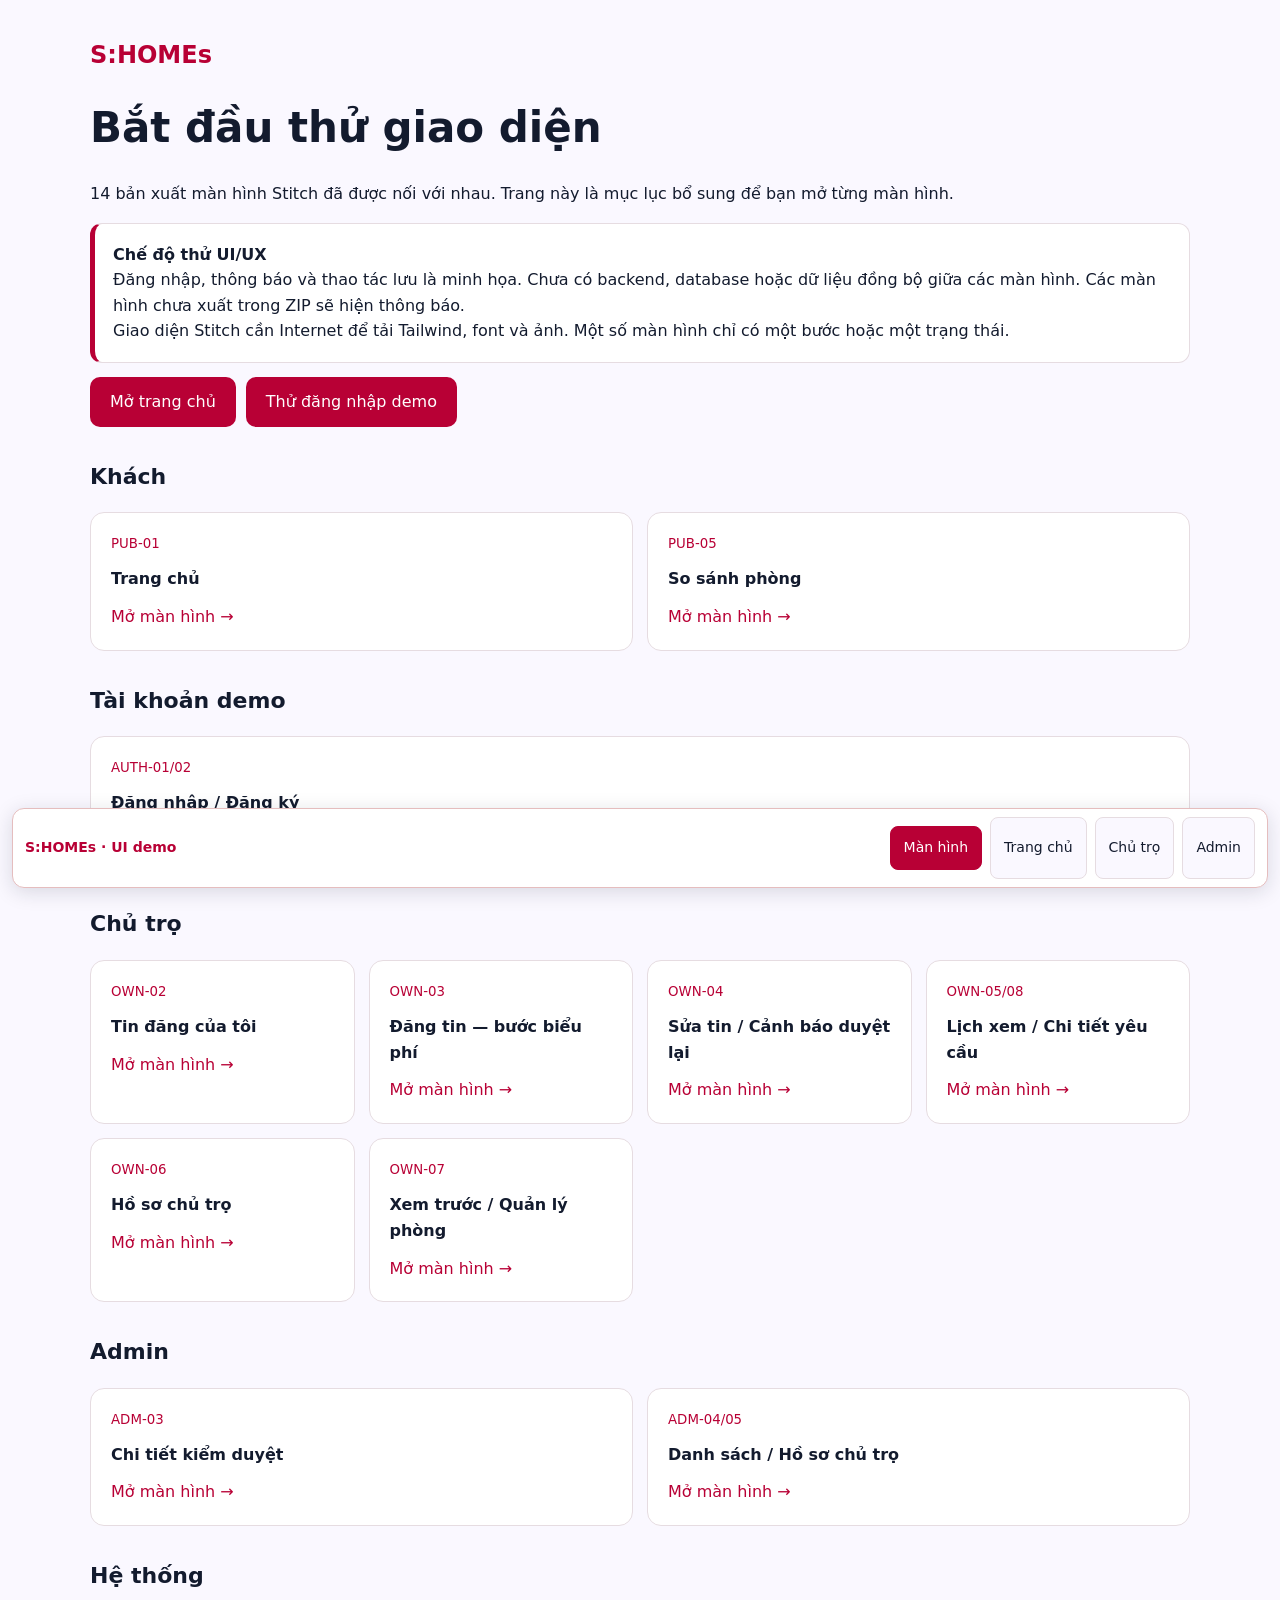
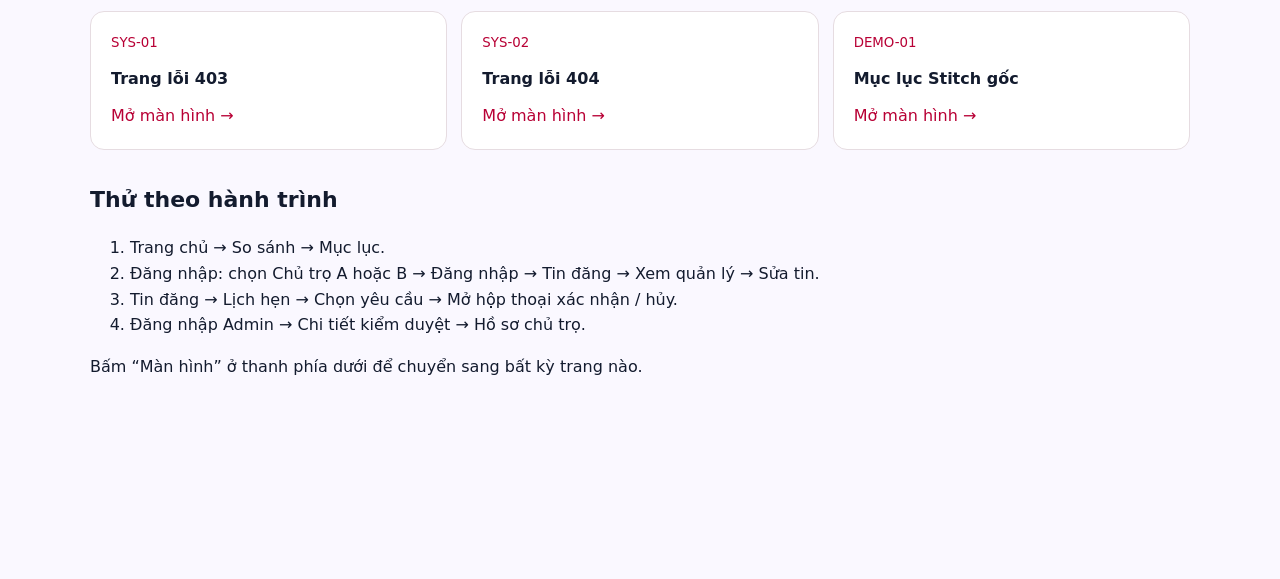
<file: SHOMEs_UI_Local/start.html>
<!doctype html><html lang="vi"><head><meta charset="utf-8"><meta name="viewport" content="width=device-width,initial-scale=1"><title>S:HOMEs — Bắt đầu thử UI</title><link rel="stylesheet" href="assets/navigation.css"><style>
body{margin:0;background:#faf8ff;color:#131b2e;font:16px/1.6 system-ui,sans-serif}main{max-width:1100px;margin:auto;padding:36px 22px 100px}h1{font-size:clamp(28px,5vw,42px);line-height:1.2}h2{font-size:22px;margin-top:32px}.brand{color:#b80035;font-size:24px;font-weight:800}.note{background:#fff;border:1px solid #e6dce1;border-left:5px solid #b80035;padding:18px;border-radius:12px}.grid{display:grid;grid-template-columns:repeat(auto-fit,minmax(235px,1fr));gap:14px}.card{display:flex;flex-direction:column;gap:12px;padding:20px;border:1px solid #e6dce1;border-radius:14px;background:white;color:inherit;text-decoration:none}.card:hover{border-color:#b80035;box-shadow:0 4px 18px #131b2e10}.card small,.card span{color:#b80035}.card:focus-visible{outline:3px solid #b80035;outline-offset:3px}.primary{display:inline-block;background:#b80035;color:#fff;text-decoration:none;padding:12px 20px;border-radius:10px;margin:14px 10px 0 0}
</style></head><body><main><div class="brand">S:HOMEs</div><h1>Bắt đầu thử giao diện</h1><p>14 bản xuất màn hình Stitch đã được nối với nhau. Trang này là mục lục bổ sung để bạn mở từng màn hình.</p><div class="note"><strong>Chế độ thử UI/UX</strong><br>Đăng nhập, thông báo và thao tác lưu là minh họa. Chưa có backend, database hoặc dữ liệu đồng bộ giữa các màn hình. Các màn hình chưa xuất trong ZIP sẽ hiện thông báo.<br>Giao diện Stitch cần Internet để tải Tailwind, font và ảnh. Một số màn hình chỉ có một bước hoặc một trạng thái.</div><a class="primary" href="index.html">Mở trang chủ</a><a class="primary" href="login.html">Thử đăng nhập demo</a><section><h2>Khách</h2><div class="grid"><a class="card" href="index.html"><small>PUB-01</small><strong>Trang chủ</strong><span>Mở màn hình →</span></a><a class="card" href="compare.html"><small>PUB-05</small><strong>So sánh phòng</strong><span>Mở màn hình →</span></a></div></section><section><h2>Tài khoản demo</h2><div class="grid"><a class="card" href="login.html"><small>AUTH-01/02</small><strong>Đăng nhập / Đăng ký</strong><span>Mở màn hình →</span></a></div></section><section><h2>Chủ trọ</h2><div class="grid"><a class="card" href="owner-listings.html"><small>OWN-02</small><strong>Tin đăng của tôi</strong><span>Mở màn hình →</span></a><a class="card" href="owner-create.html"><small>OWN-03</small><strong>Đăng tin — bước biểu phí</strong><span>Mở màn hình →</span></a><a class="card" href="owner-edit.html"><small>OWN-04</small><strong>Sửa tin / Cảnh báo duyệt lại</strong><span>Mở màn hình →</span></a><a class="card" href="owner-viewings.html"><small>OWN-05/08</small><strong>Lịch xem / Chi tiết yêu cầu</strong><span>Mở màn hình →</span></a><a class="card" href="owner-profile.html"><small>OWN-06</small><strong>Hồ sơ chủ trọ</strong><span>Mở màn hình →</span></a><a class="card" href="owner-preview.html"><small>OWN-07</small><strong>Xem trước / Quản lý phòng</strong><span>Mở màn hình →</span></a></div></section><section><h2>Admin</h2><div class="grid"><a class="card" href="admin-review.html"><small>ADM-03</small><strong>Chi tiết kiểm duyệt</strong><span>Mở màn hình →</span></a><a class="card" href="admin-owners.html"><small>ADM-04/05</small><strong>Danh sách / Hồ sơ chủ trọ</strong><span>Mở màn hình →</span></a></div></section><section><h2>Hệ thống</h2><div class="grid"><a class="card" href="403.html"><small>SYS-01</small><strong>Trang lỗi 403</strong><span>Mở màn hình →</span></a><a class="card" href="404.html"><small>SYS-02</small><strong>Trang lỗi 404</strong><span>Mở màn hình →</span></a><a class="card" href="demo.html"><small>DEMO-01</small><strong>Mục lục Stitch gốc</strong><span>Mở màn hình →</span></a></div></section><section><h2>Thử theo hành trình</h2><ol><li>Trang chủ → So sánh → Mục lục.</li><li>Đăng nhập: chọn Chủ trọ A hoặc B → Đăng nhập → Tin đăng → Xem quản lý → Sửa tin.</li><li>Tin đăng → Lịch hẹn → Chọn yêu cầu → Mở hộp thoại xác nhận / hủy.</li><li>Đăng nhập Admin → Chi tiết kiểm duyệt → Hồ sơ chủ trọ.</li></ol><p>Bấm “Màn hình” ở thanh phía dưới để chuyển sang bất kỳ trang nào.</p></section></main><script src="assets/pages.js"></script><script src="assets/navigation.js"></script></body></html>
</file>
<file: SHOMEs_UI_Local/assets/navigation.css>
body { padding-bottom: 84px !important; }
#sh-ui-bar { position:fixed;left:12px;right:12px;bottom:12px;z-index:99990;display:flex;align-items:center;gap:8px;flex-wrap:wrap;background:#fff;color:#131b2e;border:1px solid #e5bdbe;border-radius:12px;padding:8px 12px;box-shadow:0 4px 20px #131b2e25;font:14px/1.4 system-ui,sans-serif; }
#sh-ui-bar .sh-label { margin-right:auto;font-weight:700;color:#b80035; }
#sh-ui-bar a,#sh-ui-bar button,#sh-ui-dialog a,#sh-ui-dialog button { display:inline-flex;align-items:center;justify-content:center;min-height:44px;padding:8px 13px;border-radius:8px;border:1px solid #e6dce1;background:#faf8ff;color:#131b2e;font:14px/1.4 system-ui,sans-serif;text-decoration:none;cursor:pointer; }
#sh-ui-bar button,#sh-ui-dialog .sh-primary { background:#b80035;color:white;border-color:#b80035; }
#sh-ui-bar a:focus-visible,#sh-ui-bar button:focus-visible,#sh-ui-dialog a:focus-visible,#sh-ui-dialog button:focus-visible { outline:3px solid #b80035;outline-offset:3px; }
#sh-ui-dialog { max-width:720px;width:calc(100vw - 32px);max-height:85vh;margin:auto;padding:24px;border:1px solid #e5bdbe;border-radius:16px;background:#fff;color:#131b2e;font:16px/1.6 system-ui,sans-serif;overflow:auto; }
#sh-ui-dialog::backdrop { background:#131b2e99; }
#sh-ui-dialog h2 { font-size:23px;line-height:1.3;font-weight:700;margin:0 0 16px; }
#sh-ui-dialog p { margin:12px 0;white-space:pre-line; }
#sh-ui-dialog .sh-grid { display:grid;grid-template-columns:repeat(auto-fit,minmax(190px,1fr));gap:10px;margin:18px 0; }
#sh-ui-dialog .sh-grid a { justify-content:flex-start;text-align:left; }
#sh-ui-dialog .sh-foot { display:flex;justify-content:flex-end;gap:10px;flex-wrap:wrap;margin-top:20px; }
#sh-ui-dialog .sh-caption { color:#5c3f40;font-size:14px; }
@media(max-width:500px) { #sh-ui-bar { gap:5px;padding:7px; } #sh-ui-bar .sh-label { width:100%;font-size:12px; } #sh-ui-bar a,#sh-ui-bar button { flex:1;padding:6px;font-size:12px; } body { padding-bottom:112px!important; } }
</file>
